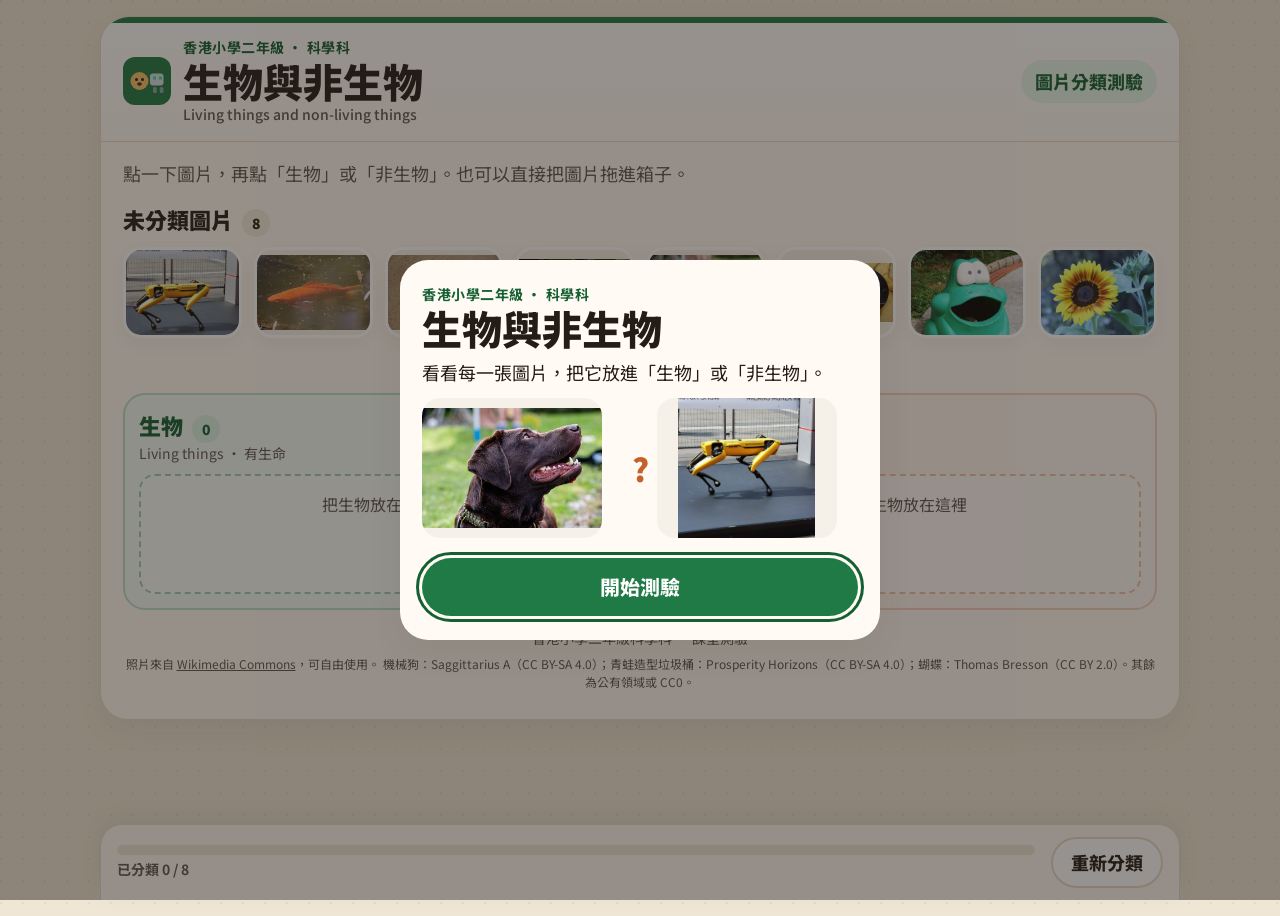
<file: index.html>
<!DOCTYPE html>
<html lang="zh-Hant-HK">
  <head>
    <meta charset="UTF-8" />
    <meta name="viewport" content="width=device-width, initial-scale=1, viewport-fit=cover" />
    <meta name="theme-color" content="#1f7a45" />
    <meta
      name="description"
      content="香港小學二年級科學科測驗：把圖片分成生物和非生物。內有狗和機械狗，用來分辨「會動」和「有生命」。"
    />
    <title>生物與非生物 · 小二科學科</title>
    <link rel="icon" href="favicon.svg" type="image/svg+xml" />
    <link rel="manifest" href="site.webmanifest" />
    <link rel="preconnect" href="https://fonts.googleapis.com" />
    <link rel="preconnect" href="https://fonts.gstatic.com" crossorigin />
    <link
      href="https://fonts.googleapis.com/css2?family=Noto+Sans+TC:wght@400;500;700;900&display=swap"
      rel="stylesheet"
    />
    <link rel="stylesheet" href="css/styles.css" />
  </head>
  <body>
    <a class="skip-link" href="#pool">跳到圖片</a>
    <noscript>
      <p class="noscript">請開啟瀏覽器的 JavaScript，這個測驗才能分類。</p>
    </noscript>

    <div class="welcome" id="welcome" role="dialog" aria-modal="true" aria-labelledby="welcome-title">
      <div class="welcome-card">
        <p class="eyebrow">香港小學二年級 · 科學科</p>
        <h1 id="welcome-title">生物與非生物</h1>
        <p class="welcome-lead">看看每一張圖片，把它放進「生物」或「非生物」。</p>
        <div class="tease">
          <img src="images/dog.jpg" alt="狗" />
          <span class="tease-or" aria-hidden="true">?</span>
          <img src="images/robot-dog.jpg" alt="機械狗" />
        </div>
        <button type="button" class="btn primary big" id="start-btn">開始測驗</button>
      </div>
    </div>

    <div class="sheet" id="sheet" inert>
      <header class="sheet-head">
        <div class="brand">
          <img src="favicon.svg" alt="" width="48" height="48" />
          <div>
            <p class="kicker">香港小學二年級 · 科學科</p>
            <h1>生物與非生物</h1>
            <p class="en-title">Living things and non-living things</p>
          </div>
        </div>
        <p class="lesson">圖片分類測驗</p>
      </header>

      <main>
        <p class="lead">點一下圖片，再點「生物」或「非生物」。也可以直接把圖片拖進箱子。</p>

        <section class="bank" data-zone="pool" aria-labelledby="pool-title">
          <div class="section-head">
            <h2 id="pool-title">未分類圖片 <span class="count" id="count-pool">8</span></h2>
          </div>
          <div class="cards" id="pool" data-drop="pool" data-empty="全部圖片都分類了。" tabindex="-1"></div>
        </section>

        <div class="bins">
          <section class="bin bin-living" data-zone="living" aria-labelledby="living-title">
            <div class="section-head">
              <div>
                <h2 id="living-title">生物 <span class="count" id="count-living">0</span></h2>
                <p>Living things · 有生命</p>
              </div>
            </div>
            <div class="cards" id="living" data-drop="living" data-empty="把生物放在這裡"></div>
          </section>

          <section class="bin bin-nonliving" data-zone="nonliving" aria-labelledby="nonliving-title">
            <div class="section-head">
              <div>
                <h2 id="nonliving-title">非生物 <span class="count" id="count-nonliving">0</span></h2>
                <p>Non-living things · 沒有生命</p>
              </div>
            </div>
            <div class="cards" id="nonliving" data-drop="nonliving" data-empty="把非生物放在這裡"></div>
          </section>
        </div>

        <p class="colophon">香港小學二年級科學科 · 課堂測驗</p>
        <p class="credits">
          照片來自
          <a href="https://commons.wikimedia.org/">Wikimedia Commons</a>，可自由使用。
          機械狗：Saggittarius A（CC BY-SA 4.0）；青蛙造型垃圾桶：Prosperity Horizons（CC BY-SA 4.0）；蝴蝶：Thomas Bresson（CC BY 2.0）。其餘為公有領域或 CC0。
        </p>
      </main>

    <div class="dock">
      <div id="selected-bar" class="selected-bar" hidden>
        <img id="selected-art" alt="" width="56" height="56" src="images/dog.jpg" />
        <p>要把這張圖片放到哪裡？</p>
        <div class="place-actions">
          <button type="button" class="btn living" id="place-living">生物</button>
          <button type="button" class="btn nonliving" id="place-nonliving">非生物</button>
          <button type="button" class="btn ghost" id="place-pool">放回</button>
        </div>
      </div>
      <div class="dock-row">
        <div class="progress-wrap">
          <div class="progress" aria-hidden="true"><span id="progress-bar"></span></div>
          <p id="progress-text">已分類 0 / 8</p>
        </div>
        <button type="button" class="btn ghost" id="reset-btn">重新分類</button>
      </div>
    </div>
    </div>

    <div id="live" class="sr-only" aria-live="polite"></div>

    <script src="js/content.js"></script>
    <script src="js/app.js"></script>
  </body>
</html>
</file>
<file: css/styles.css>
:root {
    --ink: #241c16;
    --muted: #5e564e;
    --paper: #fffaf3;
    --cream: #f3eadc;
    --line: #e5d8c6;
    --leaf: #1f7a45;
    --leaf-dark: #146033;
    --leaf-soft: #e5f6ea;
    --clay: #c4622d;
    --clay-dark: #8d3e14;
    --clay-soft: #fde8da;
    --gold: #e0a31a;
    --bad: #b42318;
    --bad-soft: #fde8e6;
    --shadow: 0 12px 32px rgba(70, 46, 20, 0.08);
    color-scheme: light;
  }
  
  * {
    box-sizing: border-box;
  }
  
  html,
  body {
    margin: 0;
    min-height: 100%;
  }
  
  body {
    min-height: 100dvh;
    color: var(--ink);
    font-family: "Noto Sans TC", "PingFang HK", "Microsoft JhengHei", sans-serif;
    font-size: 18px;
    line-height: 1.5;
    background-color: #efe6d6;
    background-image: radial-gradient(circle at 1px 1px, rgba(90, 60, 30, 0.07) 1px, transparent 0);
    background-size: 22px 22px;
    padding-bottom: 160px;
  }
  
  body.has-selection {
    padding-bottom: 300px;
  }
  
  img {
    max-width: 100%;
  }
  
  button,
  input {
    font: inherit;
  }
  
  h1,
  h2,
  h3,
  p {
    margin: 0;
  }
  
  .sr-only {
    position: absolute;
    width: 1px;
    height: 1px;
    padding: 0;
    margin: -1px;
    overflow: hidden;
    clip: rect(0, 0, 0, 0);
    white-space: nowrap;
    border: 0;
  }
  
  [hidden] {
    display: none !important;
  }
  
  .skip-link {
    position: absolute;
    left: 12px;
    top: -48px;
    z-index: 80;
    background: white;
    color: var(--ink);
    padding: 8px 12px;
    border-radius: 10px;
  }
  
  .skip-link:focus {
    top: 12px;
  }
  
  .noscript {
    margin: 16px;
    padding: 12px 16px;
    background: white;
    border-radius: 12px;
  }
  
  .sheet,
  .dock {
    width: min(1080px, calc(100% - 24px));
  }
  
  .sheet {
    margin: 16px auto 0;
    background: var(--paper);
    border: 1px solid var(--line);
    border-radius: 28px;
    box-shadow: var(--shadow);
  }
  
  .sheet-head {
    display: flex;
    justify-content: space-between;
    gap: 16px;
    align-items: center;
    padding: 20px 22px 16px;
    border-bottom: 1px solid var(--line);
    border-radius: 28px 28px 0 0;
    background:
      linear-gradient(#1f7a45, #1f7a45) top / 100% 6px no-repeat,
      linear-gradient(180deg, #fff, #fffaf3);
  }
  
  .brand {
    display: flex;
    gap: 12px;
    align-items: center;
  }
  
  .brand img {
    width: 48px;
    height: 48px;
  }
  
  .kicker,
  .eyebrow {
    color: var(--leaf-dark);
    font-size: 14px;
    font-weight: 700;
    letter-spacing: 0.04em;
  }
  
  h1 {
    font-size: clamp(28px, 4vw, 40px);
    line-height: 1.15;
    font-weight: 900;
  }
  
  .en-title {
    color: var(--muted);
    font-size: 14px;
    font-weight: 500;
  }
  
  .lesson {
    margin: 0;
    background: var(--leaf-soft);
    color: var(--leaf-dark);
    font-weight: 800;
    padding: 8px 14px;
    border-radius: 999px;
    white-space: nowrap;
  }
  
  main {
    padding: 18px 22px 28px;
  }
  
  .lead {
    margin-bottom: 16px;
    color: var(--muted);
    max-width: 46rem;
  }
  
  .bank,
  .bin {
    margin-top: 8px;
  }
  
  .section-head {
    display: flex;
    justify-content: space-between;
    align-items: end;
    gap: 8px;
    margin-bottom: 10px;
  }
  
  .section-head h2 {
    font-size: 22px;
    font-weight: 900;
  }
  
  .section-head p {
    color: var(--muted);
    font-size: 14px;
  }
  
  .count {
    display: inline-grid;
    place-items: center;
    min-width: 28px;
    height: 28px;
    margin-left: 4px;
    padding: 0 8px;
    border-radius: 999px;
    background: var(--cream);
    color: var(--ink);
    font-size: 14px;
    vertical-align: middle;
  }
  
  .bin-living .count {
    background: #d7f3e1;
    color: var(--leaf-dark);
  }
  
  .bin-nonliving .count {
    background: #f8dccb;
    color: var(--clay-dark);
  }
  
  .bins {
    display: grid;
    grid-template-columns: 1fr;
    gap: 16px;
    margin-top: 18px;
  }
  
  .bin {
    padding: 14px;
    border-radius: 22px;
    border: 2px solid transparent;
  }
  
  .bin-living {
    background: #f3fbf5;
    border-color: #b7e0c4;
  }
  
  .bin-nonliving {
    background: #fff6f0;
    border-color: #f3d0bc;
  }
  
  .bin-living h2 {
    color: var(--leaf-dark);
  }
  
  .bin-nonliving h2 {
    color: var(--clay-dark);
  }
  
  .cards {
    display: grid;
    grid-template-columns: repeat(2, minmax(0, 1fr));
    gap: 12px;
    min-height: 120px;
    align-content: start;
  }
  
  .bin .cards {
    grid-template-columns: repeat(auto-fill, minmax(108px, 1fr));
  }
  
  .cards.is-empty {
    place-items: center;
    border: 2px dashed #e0d3c2;
    border-radius: 16px;
    color: var(--muted);
    font-size: 16px;
    text-align: center;
    padding: 16px;
  }
  
  .cards.is-empty::before {
    content: attr(data-empty);
  }
  
  .bin-living .cards.is-empty {
    border-color: #9dcfb0;
    background: rgba(255, 255, 255, 0.45);
  }
  
  .bin-nonliving .cards.is-empty {
    border-color: #efc2a8;
    background: rgba(255, 255, 255, 0.45);
  }
  
  .card {
    appearance: none;
    position: relative;
    display: flex;
    flex-direction: column;
    width: 100%;
    padding: 0;
    overflow: hidden;
    border: 3px solid transparent;
    border-radius: 18px;
    background: white;
    color: var(--ink);
    box-shadow: 0 6px 16px rgba(70, 46, 20, 0.06);
    cursor: pointer;
    text-align: center;
    font-weight: 800;
    touch-action: none;
    user-select: none;
    -webkit-user-select: none;
    -webkit-touch-callout: none;
    -webkit-user-drag: none;
  }
  
  @media (hover: hover) and (pointer: fine) {
    .card:hover {
      transform: translateY(-2px);
    }
  }
  
  .card .art {
    display: grid;
    place-items: center;
    aspect-ratio: 4 / 3;
    overflow: hidden;
    background: #f6f1e8;
  }
  
  .card img {
    display: block;
    width: 100%;
    height: 100%;
    object-fit: contain;
    pointer-events: none;
    -webkit-user-drag: none;
    -webkit-touch-callout: none;
  }
  
  .card.is-selected {
    border-color: var(--leaf);
    box-shadow: 0 0 0 4px rgba(31, 122, 69, 0.18);
  }
  
  .card.is-dragging {
    opacity: 0.35;
  }
  
  .card.ghost {
    position: fixed;
    z-index: 70;
    width: 140px;
    margin: 0;
    pointer-events: none;
    transform: translate(-50%, -60%) rotate(4deg);
    opacity: 1;
    box-shadow: 0 16px 40px rgba(36, 28, 22, 0.2);
  }
  
  [data-zone].is-target {
    outline: 3px solid var(--leaf);
    outline-offset: 3px;
  }
  
  .bin-nonliving.is-target {
    outline-color: var(--clay);
  }
  
  .btn {
    appearance: none;
    border: none;
    border-radius: 999px;
    min-height: 48px;
    padding: 10px 18px;
    font-weight: 800;
    cursor: pointer;
  }
  
  .btn.primary,
  .btn.living {
    background: var(--leaf);
    color: white;
  }
  
  .btn.primary:hover,
  .btn.living:hover {
    background: var(--leaf-dark);
  }
  
  .btn.nonliving {
    background: var(--clay);
    color: white;
  }
  
  .btn.nonliving:hover {
    background: var(--clay-dark);
  }
  
  .btn.ghost {
    background: white;
    color: var(--ink);
    border: 2px solid var(--line);
  }
  
  .btn.big {
    width: 100%;
    margin-top: 8px;
    font-size: 20px;
    padding: 14px 18px;
  }
  
  .btn:disabled {
    opacity: 0.45;
    cursor: not-allowed;
  }
  
  .btn:focus-visible,
  .card:focus-visible,
  .skip-link:focus-visible {
    outline: 3px solid var(--leaf-dark);
    outline-offset: 3px;
  }
  
  .dock {
    position: fixed;
    left: 50%;
    bottom: 0;
    transform: translateX(-50%);
    z-index: 30;
    padding: 12px 16px calc(12px + env(safe-area-inset-bottom));
    background: rgba(255, 250, 243, 0.96);
    border: 1px solid var(--line);
    border-bottom: 0;
    border-radius: 22px 22px 0 0;
    box-shadow: 0 -8px 24px rgba(70, 46, 20, 0.08);
    backdrop-filter: blur(10px);
  }
  
  .selected-bar {
    display: flex;
    flex-wrap: wrap;
    align-items: center;
    gap: 10px 12px;
    margin-bottom: 10px;
  }
  
  .selected-bar img {
    width: 56px;
    height: 56px;
    object-fit: contain;
    border-radius: 12px;
    background: #f6f1e8;
  }
  
  .selected-bar p {
    flex: 1 1 180px;
  }
  
  .place-actions {
    display: flex;
    flex-wrap: wrap;
    gap: 8px;
  }
  
  .dock-row {
    display: flex;
    align-items: center;
    gap: 16px;
  }
  
  .progress-wrap {
    flex: 1;
  }
  
  .progress {
    height: 10px;
    overflow: hidden;
    border-radius: 999px;
    background: #efe6d6;
  }
  
  .progress > span {
    display: block;
    height: 100%;
    width: 0;
    background: var(--leaf);
  }
  
  #progress-text {
    margin-top: 4px;
    font-size: 14px;
    font-weight: 700;
    color: var(--muted);
  }
  
  .colophon,
  .credits {
    margin-top: 18px;
    color: var(--muted);
    font-size: 14px;
    text-align: center;
  }
  
  .credits {
    margin-top: 6px;
    font-size: 12px;
  }
  
  .credits a {
    color: inherit;
  }
  
  .welcome {
    position: fixed;
    inset: 0;
    z-index: 40;
    display: grid;
    place-items: center;
    padding: 20px;
    overflow: auto;
    background: rgba(36, 28, 22, 0.48);
  }
  
  .welcome-card {
    width: min(480px, 100%);
    padding: 24px 22px;
    border-radius: 28px;
    background: var(--paper);
    box-shadow: var(--shadow);
  }
  
  .welcome-lead {
    margin: 8px 0 12px;
  }
  
  .tease {
    display: grid;
    grid-template-columns: 1fr auto 1fr;
    gap: 8px;
    align-items: center;
    margin-bottom: 12px;
  }
  
  .tease figure {
    margin: 0;
    text-align: center;
  }
  
  .tease img {
    width: 100%;
    max-width: 180px;
    height: 140px;
    object-fit: contain;
    border-radius: 18px;
    background: #f6f1e8;
  }
  
  .tease-or {
    font-size: 32px;
    font-weight: 900;
    color: var(--clay);
  }
  
  @media (min-width: 720px) {
    .bins {
      grid-template-columns: 1fr 1fr;
    }
  
    .bank .cards {
      grid-template-columns: repeat(4, minmax(0, 1fr));
    }
  }
  
  @media (min-width: 1100px) {
    .bank .cards {
      grid-template-columns: repeat(8, minmax(0, 1fr));
    }
  }
  
  .bank,
  .bin {
    scroll-margin-bottom: 280px;
  }
  
  @media (max-width: 640px) {
    body {
      font-size: 16px;
    }
  
    .sheet-head {
      gap: 8px;
      padding: 12px;
    }
  
    .brand img {
      width: 40px;
      height: 40px;
    }
  
    h1 {
      font-size: 24px;
    }
  
    .kicker {
      font-size: 12px;
    }
  
    .en-title {
      display: none;
    }
  
    .lesson {
      font-size: 13px;
      padding: 6px 8px;
    }
  
    main {
      padding: 10px 12px 16px;
    }
  
    .lead {
      margin-bottom: 8px;
      font-size: 15px;
    }
  
    .section-head {
      margin-bottom: 6px;
    }
  
    .section-head h2 {
      font-size: 18px;
    }
  
    .cards {
      gap: 8px;
    }
  
    .card .art {
      aspect-ratio: 1;
    }
  
    .dock-row {
      flex-direction: column;
      align-items: stretch;
    }
  
    .dock-row .btn {
      width: 100%;
    }
  }
  
  @media (prefers-reduced-motion: reduce) {
    .card:hover {
      transform: none;
    }
  }
  
  .bank .cards.is-empty,
  .bin .cards.is-empty {
    grid-template-columns: 1fr;
  }
</file>
